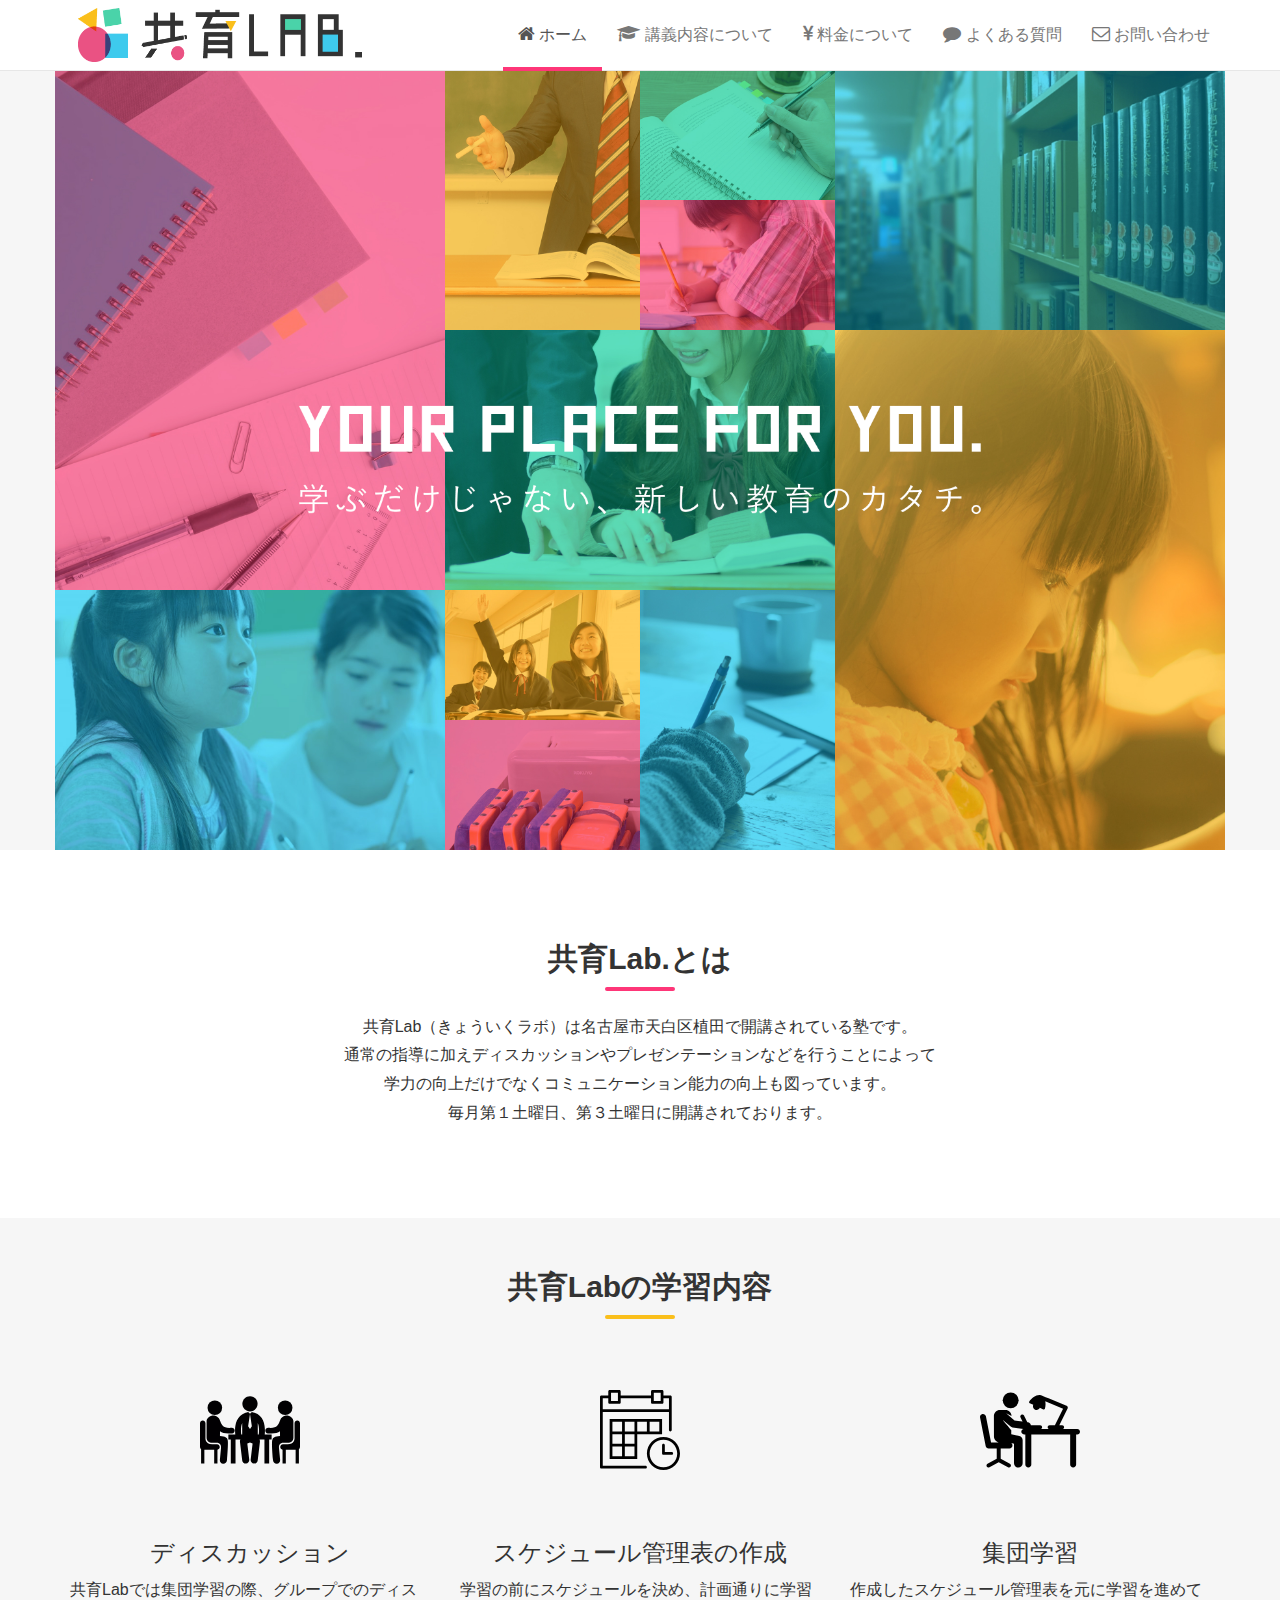
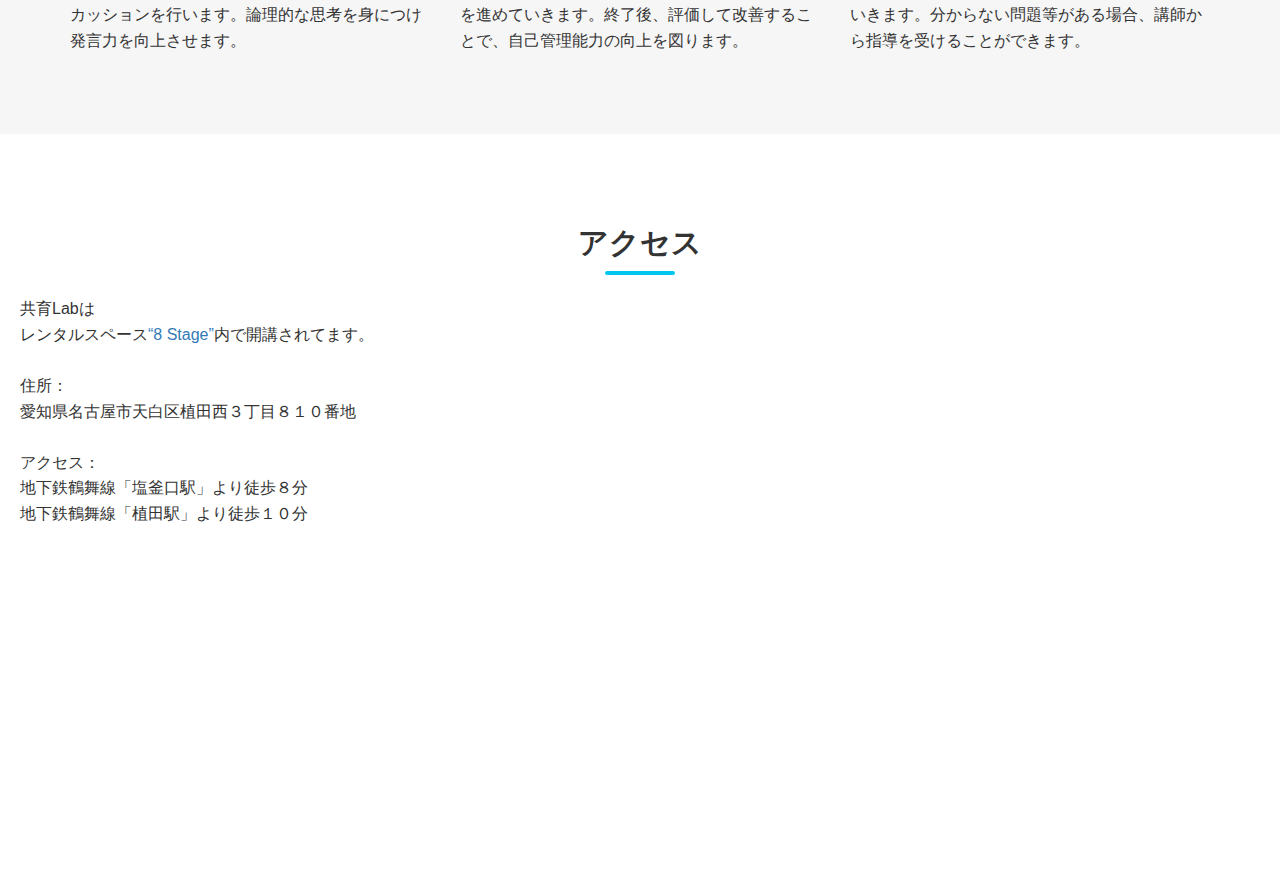
<file: index.html>
<!DOCTYPE html>
<html lang="ja">
<head>
    <meta charset="utf-8">
    <meta http-equiv="X-UA-Compatible" content="IE=edge">
    <meta name="viewport" content="width=device-width, initial-scale=1">
    <title>共育Lab. | 名古屋市天白区植田にある塾</title>
    <link href="css/bootstrap.min.css" rel="stylesheet">
    <link href="css/font-awesome.min.css" rel="stylesheet">
    <link href="css/style.css" rel="stylesheet">
</head>
<body>
    <nav class="navbar navbar-default navbar-fixed-top">
        <div class="container">
            <div class="navbar-header">
                <button type="button" class="navbar-toggle collapsed" data-toggle="collapse" data-target="#navbarEexample1">
                    <span class="sr-only">Toggle navigation</span>
                    <span class="icon-bar"></span>
                    <span class="icon-bar"></span>
                    <span class="icon-bar"></span>
                </button>
                <a class="" href="index.html">
                    <img src="img/kyouiku_lab_logo.png" alt="共育Lab.（きょういくラボ）" class="logo">
                </a>
            </div>
            <div class="collapse navbar-collapse" id="navbarEexample1">
                <ul class="nav navbar-nav navbar-right">
                    <li class="active"><a href="index.html"><i class="fa fa-home"></i> ホーム</a></li>
                    <li><a href="content.html"><i class="fa fa-graduation-cap"></i> 講義内容について</a></li>
                    <li><a href="price.html"><i class="fa fa-yen"></i> 料金について</a></li>
                    <li><a href="faq.html"><i class="fa fa-comment"></i> よくある質問</a></li>
                    <li><a href="https://docs.google.com/forms/d/e/1FAIpQLSdHtTIQLG31lf0bOzIUhfzrcK9xUkbNR55HdgjxBn910LlQYQ/viewform?usp=sf_link" target="_blank"><i class="fa fa-envelope-o"></i> お問い合わせ</a></li>
                </ul>
            </div>
        </div>
    </nav>
    <main>
        <div class="main-visual">
            <div class="container">
                <img src="img/your_place_for_you.jpg" alt="">
            </div>
        </div>
        <section class="section about-us">
            <div class="section-head">
                <h2>共育Lab.とは</h2>
                <span class="title-line title-line-red"></span>
            </div>
            <p>共育Lab（きょういくラボ）は名古屋市天白区植田で開講されている塾です。<br>
                通常の指導に加えディスカッションやプレゼンテーションなどを行うことによって<br>
                学力の向上だけでなくコミュニケーション能力の向上も図っています。<br>
                毎月第１土曜日、第３土曜日に開講されております。</p>
        </section>
        <section class="section study">
            <div class="section-head">
                <h2>共育Labの学習内容</h2>
                <span class="title-line title-line-yellow"></span>
            </div>
            <div class="container">
                <div class="row">
                    <div class="col-sm-4 col-xs-12">
                        <div class="study-img-wrap">
                            <img src="img/business-meeting.svg" class="study-img" alt="">
                        </div>
                        <h3>ディスカッション</h3>
                        <p>共育Labでは集団学習の際、グループでのディスカッションを行います。論理的な思考を身につけ発言力を向上させます。</p>
                    </div>
                    <div class="col-sm-4 col-xs-12">
                        <div class="study-img-wrap">
                            <img src="img/calendar.svg" class="study-img study-img-calendar" alt="">
                        </div>
                        <h3>スケジュール管理表の作成</h3>
                        <p>学習の前にスケジュールを決め、計画通りに学習を進めていきます。終了後、評価して改善することで、自己管理能力の向上を図ります。</p>
                    </div>
                    <div class="col-sm-4 col-xs-12">
                        <div class="study-img-wrap">
                            <img src="img/studying.svg" class="study-img" alt="">
                        </div>
                        <h3>集団学習</h3>
                        <p>作成したスケジュール管理表を元に学習を進めていきます。分からない問題等がある場合、講師から指導を受けることができます。</p>
                    </div>
                </div>
            </div>
        </section>
        <section class="section access">
            <div class="section-head">
                <h2>アクセス</h2>
                <span class="title-line title-line-blue"></span>
                <div class="row">
                    <div class="col-sm-6 col-xs-12">
                        <p>共育Labは<br>
                            レンタルスペース<a href="http://www.8stage-space.com/" target="_blank">“8 Stage”</a>内で開講されてます。<br>
                            <br>
                            住所：<br>
                            愛知県名古屋市天白区植田西３丁目８１０番地<br>
                            <br>
                            アクセス：<br>
                            地下鉄鶴舞線「塩釜口駅」より徒歩８分<br>
                            地下鉄鶴舞線「植田駅」より徒歩１０分</p>
                    </div>
                    <div class="col-sm-6 col-xs-12">
                        <div class="iframe-content">
                            <iframe src="https://www.google.com/maps/embed?pb=!1m18!1m12!1m3!1d3263.0437808086385!2d136.97972051524377!3d35.13058098032638!2m3!1f0!2f0!3f0!3m2!1i1024!2i768!4f13.1!3m3!1m2!1s0x600364d49e30410d%3A0xb36aa75831ac2f97!2z44Os44Oz44K_44Or44K544Oa44O844K5IDggU3RhZ2U!5e0!3m2!1sja!2sjp!4v1496831646884" frameborder="0" style="border:0" allowfullscreen></iframe>
                        </div>
                    </div>
                </div>
            </div>
        </section>
    </main>
    <!-- jQuery (necessary for Bootstrap's JavaScript plugins) -->
    <script src="https://ajax.googleapis.com/ajax/libs/jquery/1.12.4/jquery.min.js"></script>
    <!-- Include all compiled plugins (below), or include individual files as needed -->
    <script src="js/bootstrap.min.js"></script>
</body>
</html>
</file>
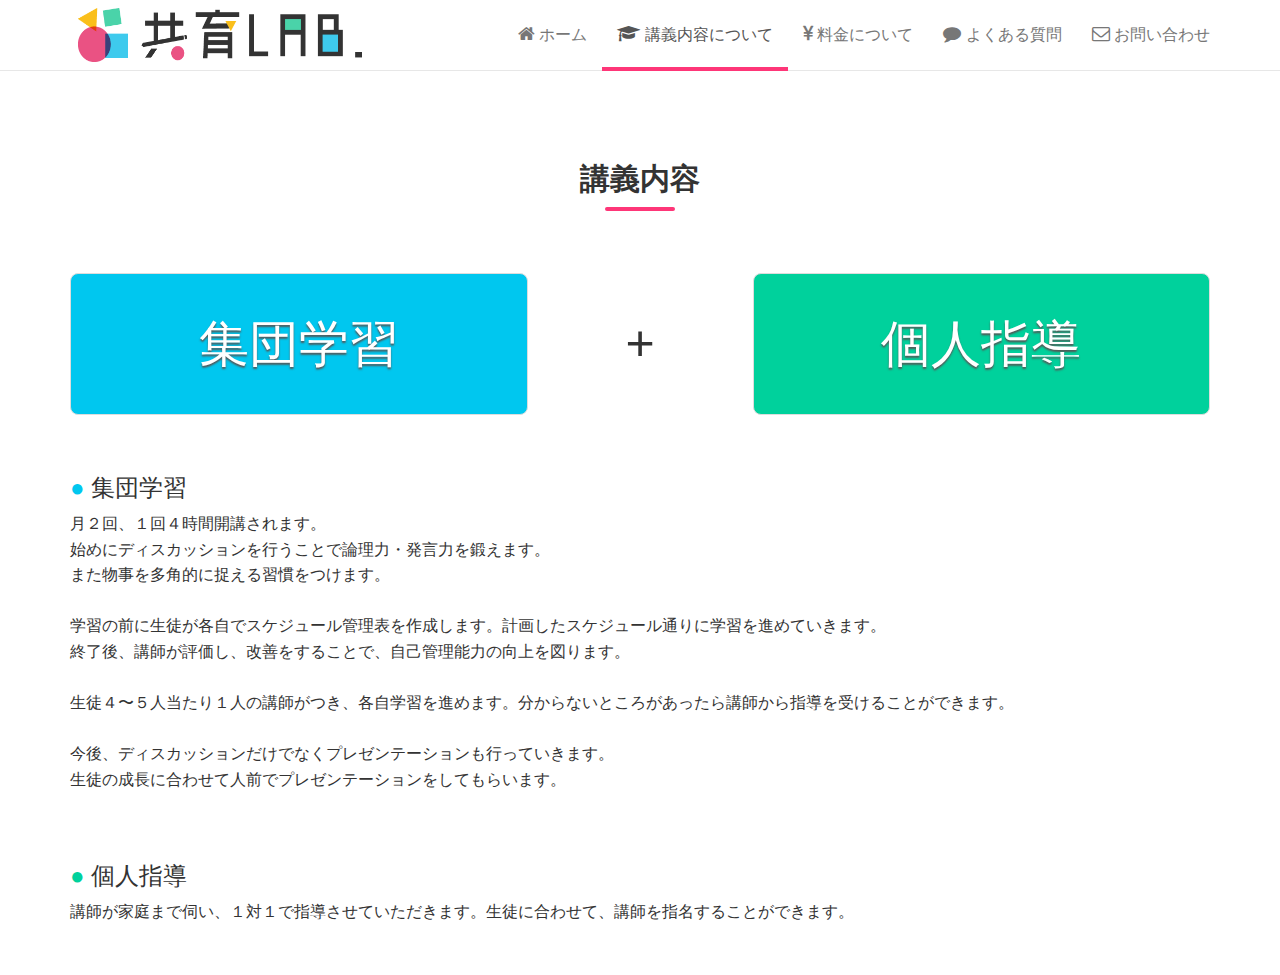
<file: content.html>
<!DOCTYPE html>
<html lang="ja">
<head>
    <meta charset="utf-8">
    <meta http-equiv="X-UA-Compatible" content="IE=edge">
    <meta name="viewport" content="width=device-width, initial-scale=1">
    <title>指導内容 - 共育Lab. | 名古屋市天白区植田にある塾</title>
    <link href="css/bootstrap.min.css" rel="stylesheet">
    <link href="css/font-awesome.min.css" rel="stylesheet">
    <link href="css/style.css" rel="stylesheet">
</head>
<body>
<nav class="navbar navbar-default navbar-fixed-top">
    <div class="container">
        <div class="navbar-header">
            <button type="button" class="navbar-toggle collapsed" data-toggle="collapse" data-target="#navbarEexample1">
                <span class="sr-only">Toggle navigation</span>
                <span class="icon-bar"></span>
                <span class="icon-bar"></span>
                <span class="icon-bar"></span>
            </button>
            <a class="" href="index.html">
                <img src="img/kyouiku_lab_logo.png" alt="共育Lab.（きょういくラボ）" class="logo">
            </a>
        </div>
        <div class="collapse navbar-collapse" id="navbarEexample1">
            <ul class="nav navbar-nav navbar-right">
                <li><a href="index.html"><i class="fa fa-home"></i> ホーム</a></li>
                <li class="active"><a href="content.html"><i class="fa fa-graduation-cap"></i> 講義内容について</a></li>
                <li><a href="price.html"><i class="fa fa-yen"></i> 料金について</a></li>
                <li><a href="faq.html"><i class="fa fa-comment"></i> よくある質問</a></li>
                <li><a href="https://docs.google.com/forms/d/e/1FAIpQLSdHtTIQLG31lf0bOzIUhfzrcK9xUkbNR55HdgjxBn910LlQYQ/viewform?usp=sf_link" target="_blank"><i class="fa fa-envelope-o"></i> お問い合わせ</a></li>
            </ul>
        </div>
    </div>
</nav>
<main>
    <section class="section hidden"></section>
    <section class="section text-center">
        <div class="section-head">
            <h2>講義内容</h2>
            <span class="title-line title-line-red"></span>
        </div>
    </section>
    <section class="text-center content-plus">
        <div class="container">
            <div class="row">
                <div class="col-sm-5 col-xs-12">
                    <div class="leaning group-leaning">
                        集団学習
                    </div>
                </div>
                <div class="col-sm-2 col-xs-12">
                    <span class="">+</span>
                </div>
                <div class="col-sm-5 col-xs-12">
                    <div class="leaning solo-leaning">
                        個人指導
                    </div>
                </div>
            </div>
        </div>
    </section>
    <section style="margin-top: 40px;">
        <div class="container">
            <h3><span class="blue-circle">●</span> 集団学習</h3>
            <p>
                月２回、１回４時間開講されます。<br>
                始めにディスカッションを行うことで論理力・発言力を鍛えます。<br>
                また物事を多角的に捉える習慣をつけます。<br>
                <br>
                学習の前に生徒が各自でスケジュール管理表を作成します。計画したスケジュール通りに学習を進めていきます。<br>
                終了後、講師が評価し、改善をすることで、自己管理能力の向上を図ります。<br>
                <br>
                生徒４〜５人当たり１人の講師がつき、各自学習を進めます。分からないところがあったら講師から指導を受けることができます。<br>
                <br>
                今後、ディスカッションだけでなくプレゼンテーションも行っていきます。<br>
                生徒の成長に合わせて人前でプレゼンテーションをしてもらいます。<br>
            </p>
        </div>
    </section>
    <section style="margin-top: 40px; margin-bottom: 40px;">
        <div class="container">
            <h3><span class="green-circle">●</span> 個人指導</h3>
            <p>
                講師が家庭まで伺い、１対１で指導させていただきます。生徒に合わせて、講師を指名することができます。<br>
            </p>
        </div>
    </section>
</main>
<!-- jQuery (necessary for Bootstrap's JavaScript plugins) -->
<script src="https://ajax.googleapis.com/ajax/libs/jquery/1.12.4/jquery.min.js"></script>
<!-- Include all compiled plugins (below), or include individual files as needed -->
<script src="js/bootstrap.min.js"></script>
</body>
</html>
</file>
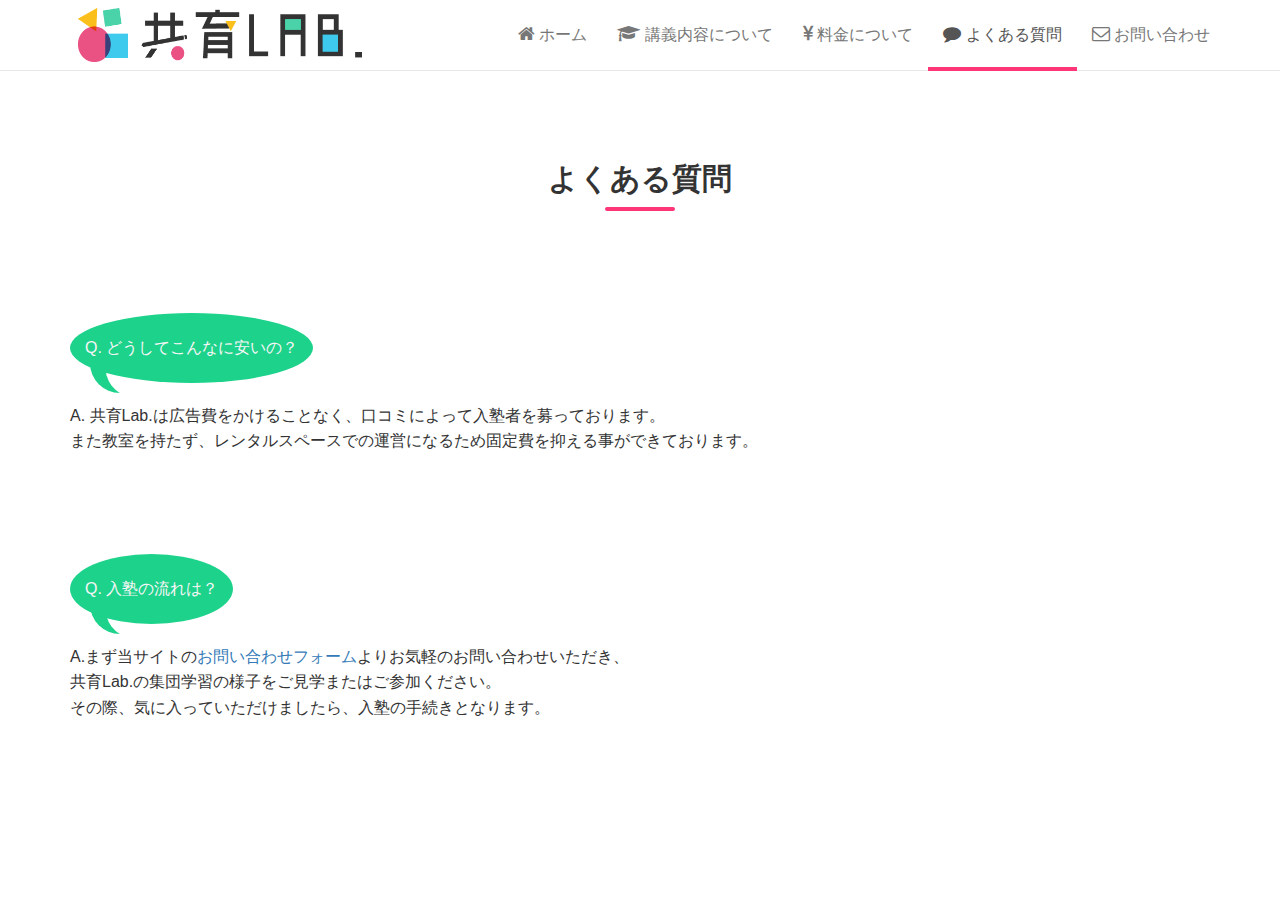
<file: faq.html>
<!DOCTYPE html>
<html lang="ja">
<head>
    <meta charset="utf-8">
    <meta http-equiv="X-UA-Compatible" content="IE=edge">
    <meta name="viewport" content="width=device-width, initial-scale=1">
    <title>よくある質問 - 共育Lab. | 名古屋市天白区植田にある塾</title>
    <link href="css/bootstrap.min.css" rel="stylesheet">
    <link href="css/font-awesome.min.css" rel="stylesheet">
    <link href="css/style.css" rel="stylesheet">
</head>
<body>
<nav class="navbar navbar-default navbar-fixed-top">
    <div class="container">
        <div class="navbar-header">
            <button type="button" class="navbar-toggle collapsed" data-toggle="collapse" data-target="#navbarEexample1">
                <span class="sr-only">Toggle navigation</span>
                <span class="icon-bar"></span>
                <span class="icon-bar"></span>
                <span class="icon-bar"></span>
            </button>
            <a class="" href="index.html">
                <img src="img/kyouiku_lab_logo.png" alt="共育Lab.（きょういくラボ）" class="logo">
            </a>
        </div>
        <div class="collapse navbar-collapse" id="navbarEexample1">
            <ul class="nav navbar-nav navbar-right">
                <li><a href="index.html"><i class="fa fa-home"></i> ホーム</a></li>
                <li><a href="content.html"><i class="fa fa-graduation-cap"></i> 講義内容について</a></li>
                <li><a href="price.html"><i class="fa fa-yen"></i> 料金について</a></li>
                <li class="active"><a href="faq.html"><i class="fa fa-comment"></i> よくある質問</a></li>
                <li><a href="https://docs.google.com/forms/d/e/1FAIpQLSdHtTIQLG31lf0bOzIUhfzrcK9xUkbNR55HdgjxBn910LlQYQ/viewform?usp=sf_link" target="_blank"><i class="fa fa-envelope-o"></i> お問い合わせ</a></li>
            </ul>
        </div>
    </div>
</nav>
<main>
    <section class="section hidden"></section>
    <section class="section text-center">
        <div class="section-head">
            <h2>よくある質問</h2>
            <span class="title-line title-line-red"></span>
        </div>
    </section>

    <section class="container price-faq">
        <div class="balloon-bottom-left">Q. どうしてこんなに安いの？</div>
        <div style="margin-top: 20px;">
            <span class="price-answer">A. 共育Lab.は広告費をかけることなく、口コミによって入塾者を募っております。<br>
            また教室を持たず、レンタルスペースでの運営になるため固定費を抑える事ができております。</span>
        </div>
    </section>
    <section class="container price-faq">
        <div class="balloon-bottom-left">Q. 入塾の流れは？</div>
        <div style="margin-top: 20px;">
            <span class="price-answer">
                A.まず当サイトの<a href="https://docs.google.com/forms/d/e/1FAIpQLSdHtTIQLG31lf0bOzIUhfzrcK9xUkbNR55HdgjxBn910LlQYQ/viewform?usp=sf_link" target="_blank">お問い合わせフォーム</a>よりお気軽のお問い合わせいただき、<br>
                共育Lab.の集団学習の様子をご見学またはご参加ください。<br>
                その際、気に入っていただけましたら、入塾の手続きとなります。
            </span>
        </div>
    </section>
</main>
<!-- jQuery (necessary for Bootstrap's JavaScript plugins) -->
<script src="https://ajax.googleapis.com/ajax/libs/jquery/1.12.4/jquery.min.js"></script>
<!-- Include all compiled plugins (below), or include individual files as needed -->
<script src="js/bootstrap.min.js"></script>
</body>
</html>
</file>
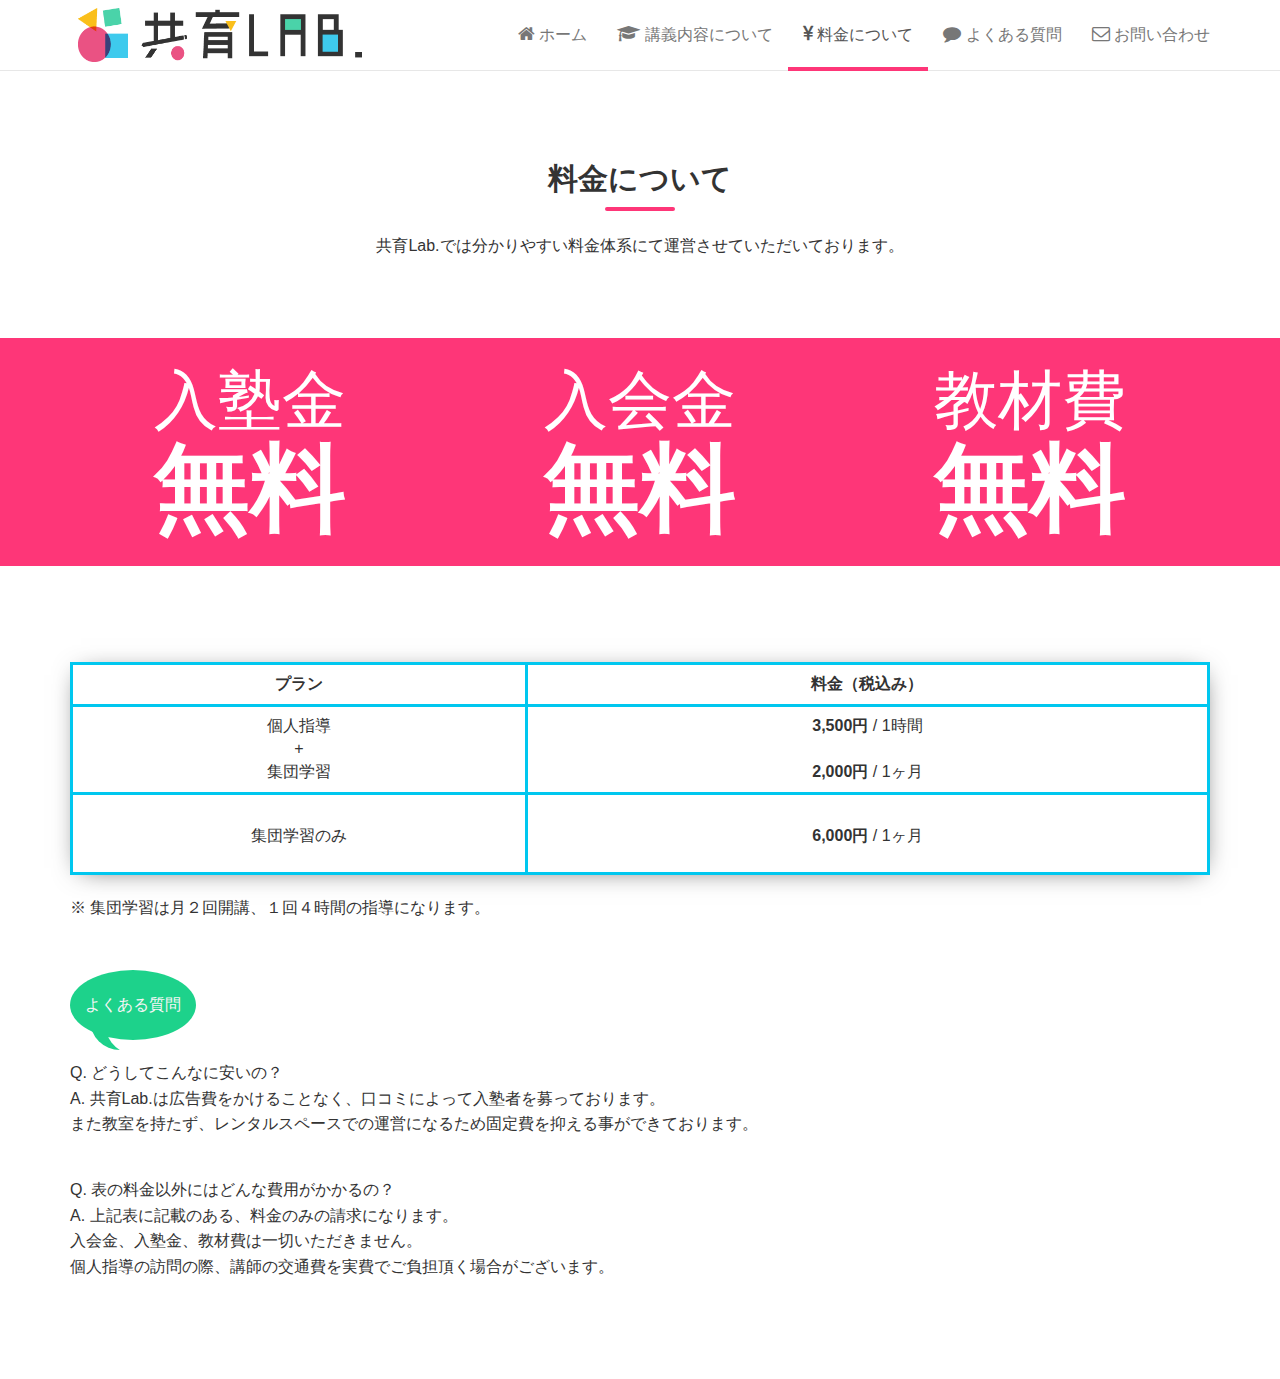
<file: price.html>
<!DOCTYPE html>
<html lang="ja">
<head>
    <meta charset="utf-8">
    <meta http-equiv="X-UA-Compatible" content="IE=edge">
    <meta name="viewport" content="width=device-width, initial-scale=1">
    <title>共育Lab. | 名古屋市天白区植田にある塾</title>
    <link href="css/bootstrap.min.css" rel="stylesheet">
    <link href="css/font-awesome.min.css" rel="stylesheet">
    <link href="css/style.css" rel="stylesheet">
</head>
<body>
<nav class="navbar navbar-default navbar-fixed-top">
    <div class="container">
        <div class="navbar-header">
            <button type="button" class="navbar-toggle collapsed" data-toggle="collapse" data-target="#navbarEexample1">
                <span class="sr-only">Toggle navigation</span>
                <span class="icon-bar"></span>
                <span class="icon-bar"></span>
                <span class="icon-bar"></span>
            </button>
            <a class="" href="index.html">
                <img src="img/kyouiku_lab_logo.png" alt="共育Lab.（きょういくラボ）" class="logo">
            </a>
        </div>
        <div class="collapse navbar-collapse" id="navbarEexample1">
            <ul class="nav navbar-nav navbar-right">
                <li><a href="index.html"><i class="fa fa-home"></i> ホーム</a></li>
                <li><a href="content.html"><i class="fa fa-graduation-cap"></i> 講義内容について</a></li>
                <li class="active"><a href="price.html"><i class="fa fa-yen"></i> 料金について</a></li>
                <li><a href="faq.html"><i class="fa fa-comment"></i> よくある質問</a></li>
                <li><a href="https://docs.google.com/forms/d/e/1FAIpQLSdHtTIQLG31lf0bOzIUhfzrcK9xUkbNR55HdgjxBn910LlQYQ/viewform?usp=sf_link" target="_blank"><i class="fa fa-envelope-o"></i> お問い合わせ</a></li>
            </ul>
        </div>
    </div>
</nav>
<main>
    <section class="section hidden"></section>
    <section class="section text-center">
        <div class="section-head">
            <h2>料金について</h2>
            <span class="title-line title-line-red"></span>
        </div>
        <p>共育Lab.では分かりやすい料金体系にて運営させていただいております。</p>
    </section>
    <section class="red-line text-center">
        <div class="container">
            <div class="row">
                <div class="col-xs-4">
                    <small>入塾金</small>
                    <strong>無料</strong>
                </div>
                <div class="col-xs-4">
                    <small>入会金</small>
                    <strong>無料</strong>
                </div>
                <div class="col-xs-4">
                    <small>教材費</small>
                    <strong>無料</strong>
                </div>
            </div>
        </div>
    </section>
    <section class="container price-table">
        <table class="table table-responsive table-bordered table-curved text-center">
            <thead>
                <tr>
                    <th width="40%">プラン</th>
                    <th width="60%">料金（税込み）</th>
                </tr>
            </thead>
            <tbody>
                <tr>
                    <td>
                        個人指導<br>
                        +<br>
                        集団学習
                    </td>
                    <td>
                        <span class="price">3,500円 </span>/ 1時間<br><br>
                        <span class="price">2,000円 </span>/ 1ヶ月
                    </td>
                </tr>
                <tr>
                    <td><br>集団学習のみ</td>
                    <td><br><span class="price">6,000円 </span>/ 1ヶ月</td>
                </tr>
            </tbody>
        </table>
        <p>※ 集団学習は月２回開講、１回４時間の指導になります。</p>
    </section>
    <section class="container price-faq">
        <div class="balloon-bottom-left">よくある質問</div>
        <div style="margin-top: 20px;">
            <span class="price-question">Q. どうしてこんなに安いの？</span><br>
            <span class="price-answer">A. 共育Lab.は広告費をかけることなく、口コミによって入塾者を募っております。<br>
            また教室を持たず、レンタルスペースでの運営になるため固定費を抑える事ができております。</span>
        </div>
        <div style="margin-top: 40px;">
            <span class="price-question">Q. 表の料金以外にはどんな費用がかかるの？</span><br>
            <span class="price-answer">A. 上記表に記載のある、料金のみの請求になります。<br>
                入会金、入塾金、教材費は一切いただきません。<br>
                個人指導の訪問の際、講師の交通費を実費でご負担頂く場合がございます。
            </span>
        </div>
    </section>
</main>
<!-- jQuery (necessary for Bootstrap's JavaScript plugins) -->
<script src="https://ajax.googleapis.com/ajax/libs/jquery/1.12.4/jquery.min.js"></script>
<!-- Include all compiled plugins (below), or include individual files as needed -->
<script src="js/bootstrap.min.js"></script>
</body>
</html>
</file>
<file: css/style.css>
body{
    color: #333;
    font-size: 16px;
    line-height: 1.6;
    padding-top: 70px;
}
.header{
    border-bottom: 1px solid #eee;
}
.logo{
    max-width: 300px;
    height: 70px;
    padding: 8px;
}
.navbar{
    background-color: #ffffff;
     margin-bottom: 0;
}
.navbar i{
    font-size: 18px;
}
.navbar li.active:before{
    content: "";
    position: absolute;
    width: 100%;
    height: 4px;
    bottom: -1px;
    background-color: #FE3678;
    z-index: 1;
}
.navbar li.active > a{
    /*background-color: #00d19c !important;*/
    background-color: #fff !important;
}
.navbar-nav{
    margin: 0 -15px;
}
.navbar-nav>li>a{
    padding-top: 25px;
    padding-bottom: 25px;
}
.main-visual{
    background-color: #f6f6f6;
}
.main-visual .container{
    padding: 0;
}
.main-visual img{
    width: 100%;
}
.section{
    margin-top: 40px;
    padding: 40px 20px;
}
.section:nth-child(odd){
    background-color: #f6f6f6;
}
.section:last-child{
    margin-bottom: 80px;
}
.section h2{
    text-align: center;
    padding: 12px;
    margin: 0;
    font-weight: bold;
}
.section-head{
    text-align: center;
}
.title-line{
    display: inline-block;
    height: 4px;
    width: 70px;
    border-radius: 10px;
    background-color: #999;
    vertical-align: top;
}
.title-line-red{
    background-color: #FE3678;
}
.title-line-yellow{
    background-color: #FABF1B;
}
.title-line-green{
    background-color: #00d19c;
}
.title-line-blue{
    background-color: #00C7EF;
}
.about-us{
    text-align: center;
}
.about-us p{
    line-height: 1.8;
}
.study h3{
    text-align: center;
}
.study p{
    margin-bottom: 40px;
}
.study-img-wrap{
    text-align: center;
}
.study-img{
    width: 25%;
    min-width: 100px;
    max-width: 150px;
    min-height: 180px;
}
.study-img-calendar{
    width: 20%;
    min-width: 80px;
    max-width: 120px;
}
.teacher dt{
    margin-top: 20px;
}
.access p{
    text-align: left;
}
.iframe-content{
    position: relative;
    width: 100%;
    padding: 75% 0 0 0;
}
.iframe-content iframe{
    position: absolute;
    top: 0;
    left: 0;
    width: 100%;
    height: 100%;
}



/* price */
.red-line{
    background-color: #fe3678;
    color: #ffffff;
    font-size: 7.5vw;
    margin-top: 30px;
    margin-bottom: 30px;
}
.red-line small{
    font-size: 5vw;
    margin-top: 30px;
    display: block;
    line-height: 1.0;
}
.red-line strong{
    margin-top: 8px;
    margin-bottom: 30px;
    display: block;
    line-height: 1.0;
}

.price-table{
    margin-top: 96px;
}
.price-table table{
    box-shadow: 1px 3px 25px -10px rgba(0,0,0,0.7);
}

.price-table thead th{
    text-align: center;
    border: 3px solid #00C7EF !important;
}
.price-table tbody td{
    height: 80px;
    border: 3px solid #00C7EF !important;
}

.balloon-bottom-left {
    position: relative;
    display: inline-block;
    padding: 0 15px;
    width: auto;
    min-width: 115px;
    height: 70px;
    color: #F6F6F6;
    line-height: 70px;
    text-align: center;
    background-color: #1dd28b;
    border-radius: 60%;
}
.balloon-bottom-left:before {
    content: "";
    position: absolute;
    bottom: -10px; left: 20px;
    margin-left: 0;
    display: block;
    width: 30px;
    height: 30px;
    background-color: #1dd28b;
    border-radius: 0 30px 0 30px;
    z-index: -1;
}
.balloon-bottom-left:after {
    content: "";
    position: absolute;
    bottom: -5px; left: 30px;
    margin-left: 0;
    display: block;
    width: 30px;
    height: 30px;
    background: #FFF;
    border-radius: 0 30px 0 30px;
    z-index: -1;
    -webkit-transform: rotate(30deg);
    -moz-transform: rotate(30deg);
    -ms-transform: rotate(30deg);
    -o-transform: rotate(30deg);
    transform: rotate(30deg);
}

.price-faq{
    margin-top: 40px;
    margin-bottom: 100px;
}
.price{
    font-weight: bold;
}

.content-plus span{
    display: inline-block;
    padding: 30px 20px;
    font-size: 50px;
}

.content-plus .leaning{
    border: 1px solid #ddd;
    padding: 30px 20px;
    border-radius: 8px;
    font-size: 50px;
    background-color: #999;
    color: #ffffff;
    text-shadow: 0 2px 2px #555;
}

.content-plus .group-leaning{
    background-color: #00C7EF;
}
.content-plus .solo-leaning{
    background-color: #00D19C;
}
.blue-circle{
    color: #00C7EF;
}
.green-circle{
    color: #00D19C;
}




@media screen and (max-width:767px) {
    body{
        padding-top: 50px;
    }
    .navbar li.active:before{
        display: none;
    }
    .navbar li.active{
        background-color: #eee;
    }
    .navbar-nav>li>a {
        padding-top: 20px;
        padding-bottom: 20px;
    }
    .logo{
        height: 50px;
        margin-left: 10px;
    }
    .navbar-default .navbar-toggle {
        margin-top: 9px;
        border: none;
    }
    .iframe-content{
        position: relative;
        width: 100%;
        padding: 100% 0 0 0;
    }
    .leaning{
    }
    .content-plus .leaning{
        margin: 0 40px;
        padding: 20px 20px;
        font-size: 40px;
    }
    .content-plus span{
        padding: 15px 20px;
        font-size: 30px;
    }
    .navbar-nav li{
    }
    .navbar-nav li i {
        text-align: center;
        min-width: 40px;
    }
}
</file>
